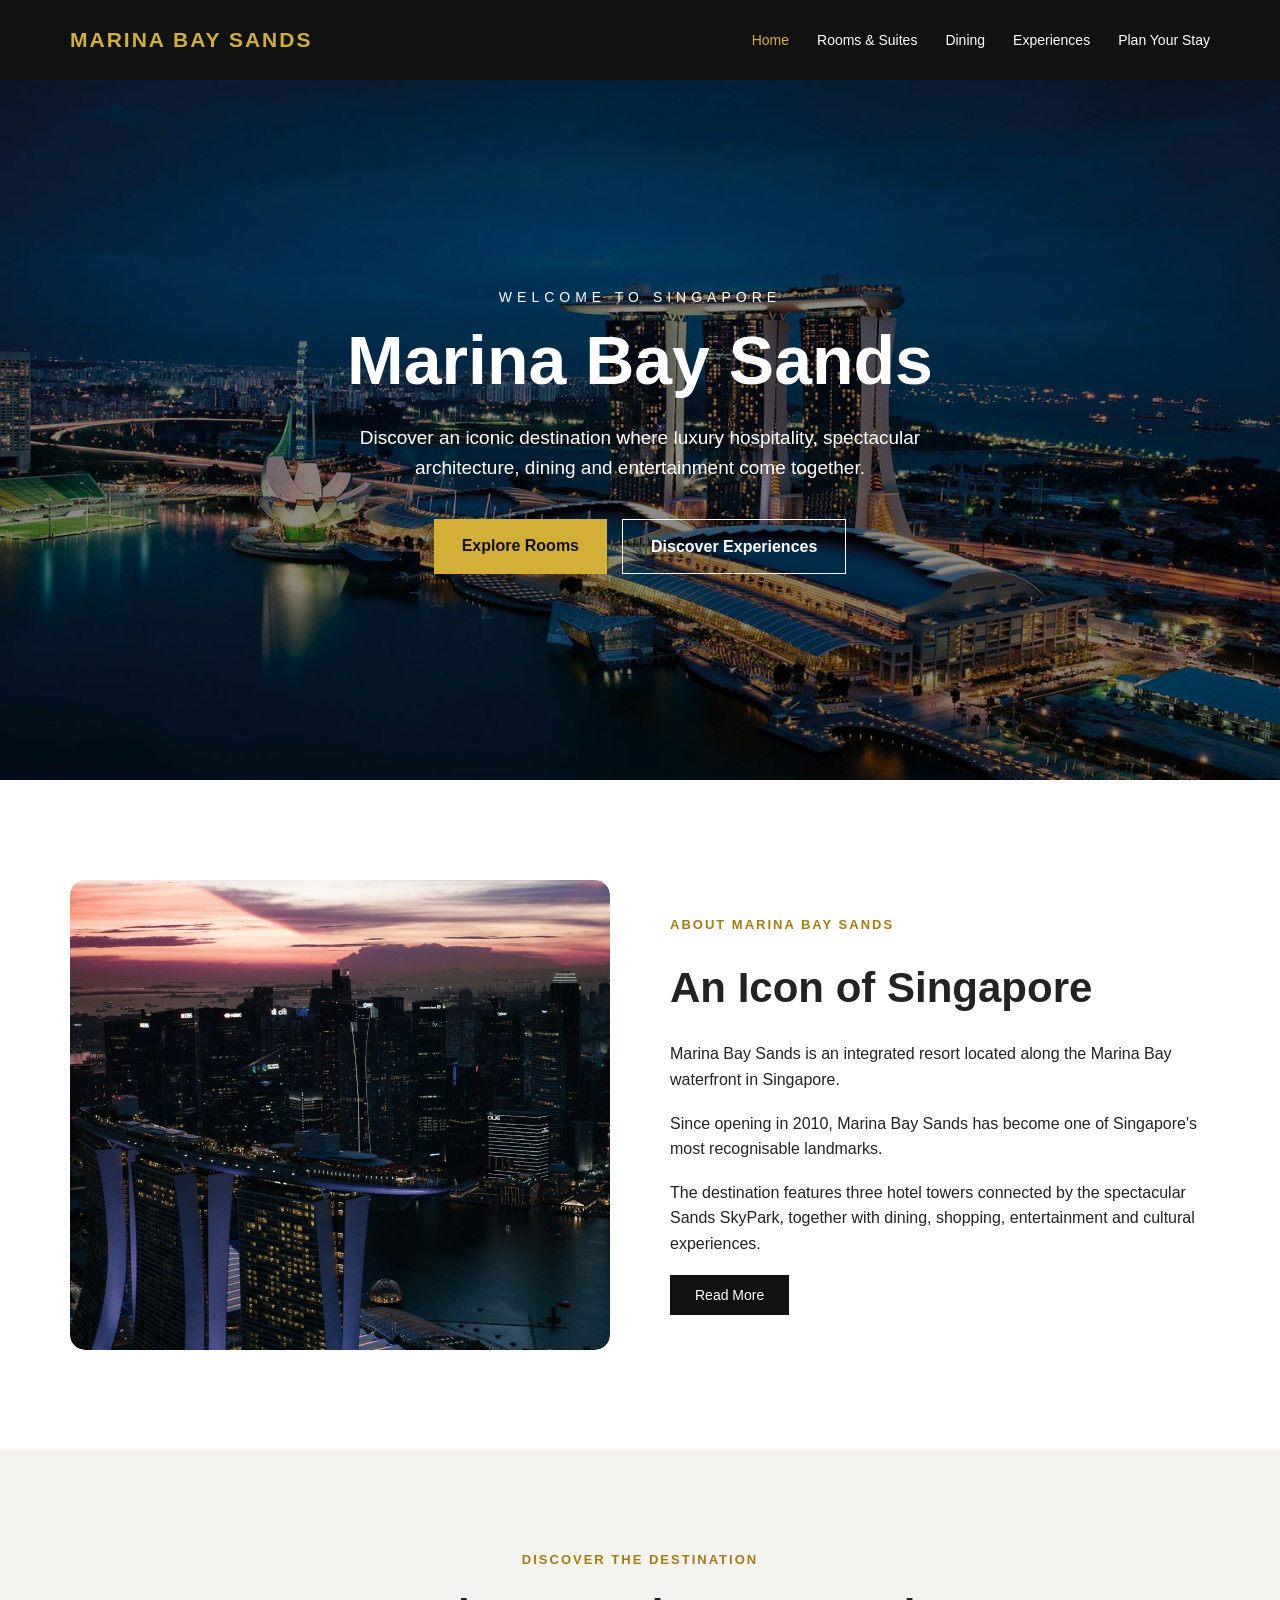
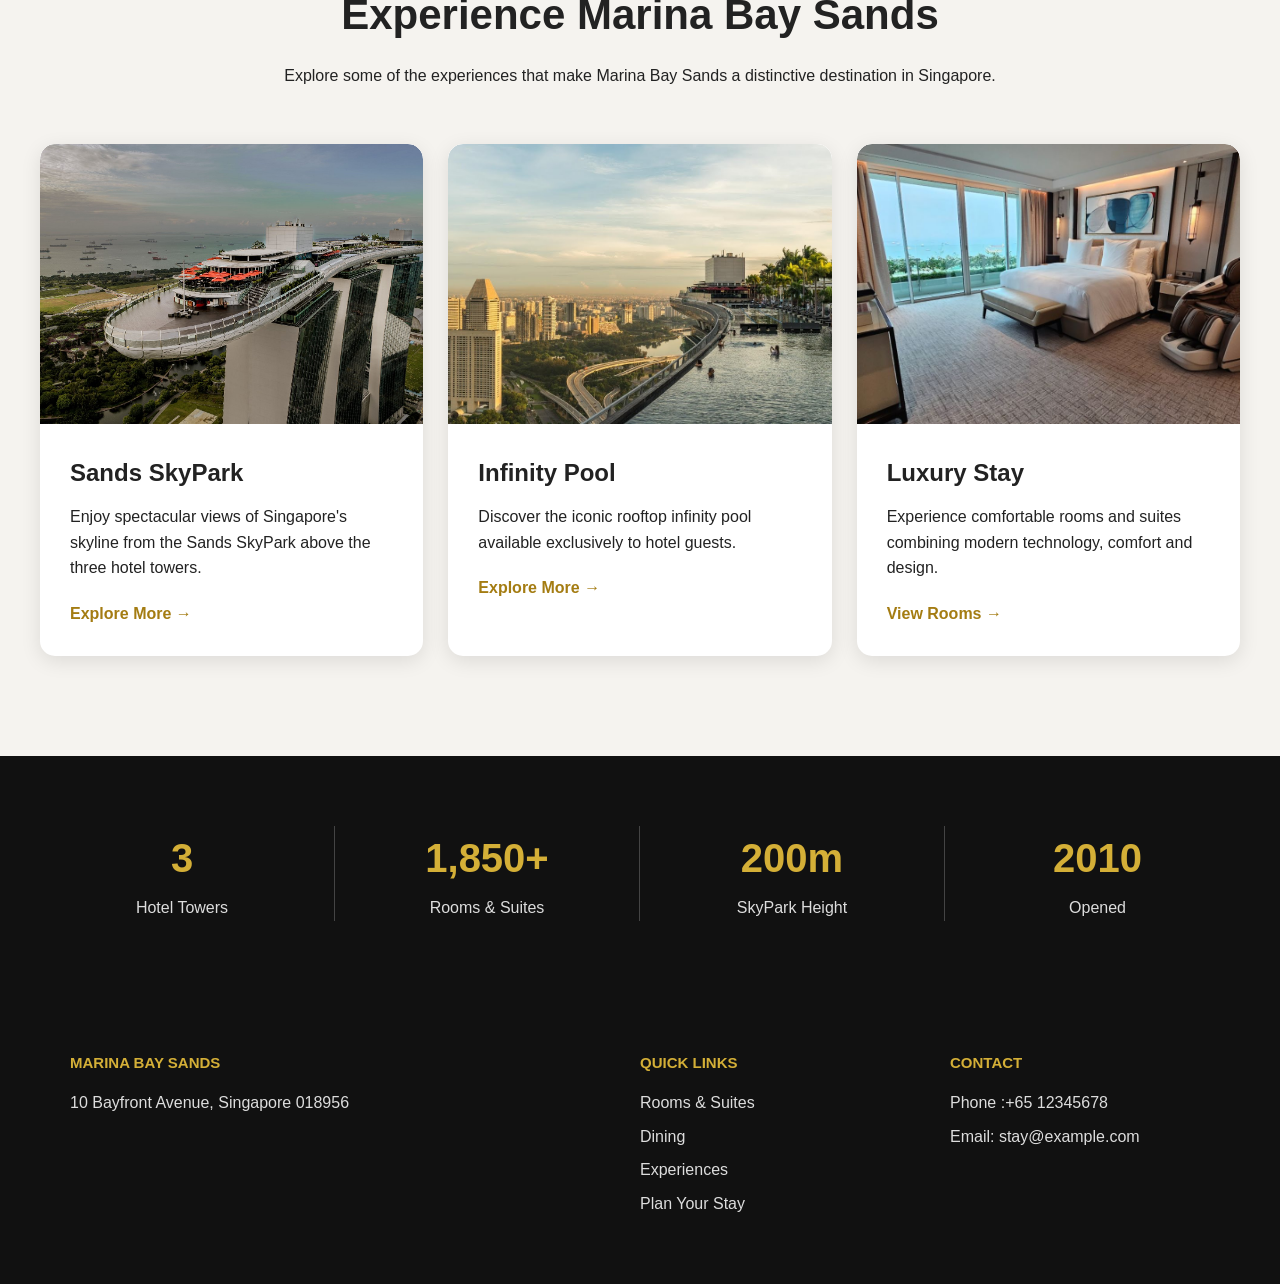
<file: index.html>
<!DOCTYPE html>
<html lang="en">

<head>
    <meta charset="UTF-8">
    <meta name="viewport" content="width=device-width, initial-scale=1.0">
    <title>Marina Bay Sands | Singapore</title>
    <link rel="stylesheet" href="style.css">
     
</head>

<body>

    <header class="header">
        <nav class="navbar">
            <a href="intex.html" class="logo">MARINA BAY SANDS</a>

            <ul class="nav-links">
                <li><a href="intex.html" class="active">Home</a></li>
                <li><a href="rooms.html">Rooms & Suites</a></li>
                <li><a href="dining.html">Dining</a></li>
                <li><a href="experiences.html">Experiences</a></li>
                <li><a href="stayplan.html">Plan Your Stay</a></li>
            </ul>
        </nav>


    </header>

    <main>

        <section class="hero">
            <div class="hero-content">
                <p class="hero-subtitle">WELCOME TO SINGAPORE</p>

                <h1>Marina Bay Sands</h1>

                <p class="hero-description">
                    Discover an iconic destination where luxury hospitality,
                    spectacular architecture, dining and entertainment come together.
                </p>

                <div class="hero-buttons">
                    <a href="rooms.html" class="btn gold-btn">Explore Rooms</a>
                    <a href="experiences.html" class="btn outline-btn">
                        Discover Experiences
                    </a>
                </div>
            </div>
        </section>


        <section class="about-section">


            <div style="overflow: hidden; border-radius: 15px;">
                <img src="view4.jpg" alt="Luxury room" style="width: 100%;
                height: 470px;
                object-fit: cover;
                border-radius: 15px;
                transition: transform 0.7s ease;" onmouseover="this.style.transform='scale(1.05)'"
                    onmouseout="this.style.transform='scale(1)'">
            </div>


            <div class="about-content">

                <p class="section-label">ABOUT MARINA BAY SANDS</p>

                <h2>An Icon of Singapore</h2>

                <p>
                    Marina Bay Sands is an integrated resort located along
                    the Marina Bay waterfront in Singapore.
                </p>

                <p>
                    Since opening in 2010, Marina Bay Sands has become one
                    of Singapore's most recognisable landmarks.
                </p>

                <p>
                    The destination features three hotel towers connected
                    by the spectacular Sands SkyPark, together with dining,
                    shopping, entertainment and cultural experiences.
                </p>

                <div id="extra-info">
                    <p>
                        The hotel offers approximately 1,850 rooms and suites
                        across its three towers.
                    </p>

                    <p>
                        Guests can also enjoy access to the famous SkyPark
                        Infinity Pool and other exclusive hotel experiences.
                    </p>
                </div>

                <button id="readMoreBtn" class="read-more-btn">
                    Read More
                </button>

            </div>

        </section>


        <section class="highlights-section">

            <div class="section-heading">
                <p class="section-label">DISCOVER THE DESTINATION</p>

                <h2>Experience Marina Bay Sands</h2>

                <p>
                    Explore some of the experiences that make Marina Bay Sands
                    a distinctive destination in Singapore.
                </p>
            </div>


            <div class="highlight-grid">

                <article class="highlight-card">

                    <div class="card-image">
                        <img src="skypark.jpg" alt="Sands SkyPark">
                    </div>

                    <div class="card-content">
                        <h3>Sands SkyPark</h3>

                        <p>
                            Enjoy spectacular views of Singapore's skyline
                            from the Sands SkyPark above the three hotel towers.
                        </p>

                        <a href="experiences.html">Explore More →</a>
                    </div>

                </article>


                <article class="highlight-card">

                    <div class="card-image">
                        <img src="swimmingpool.jpg" alt="Infinity Pool">
                    </div>

                    <div class="card-content">
                        <h3>Infinity Pool</h3>

                        <p>
                            Discover the iconic rooftop infinity pool
                            available exclusively to hotel guests.
                        </p>

                        <a href="experiences.html">Explore More →</a>
                    </div>

                </article>


                <article class="highlight-card">

                    <div class="card-image">
                        <img src="room3.jpg" alt="Luxury hotel room">
                    </div>

                    <div class="card-content">
                        <h3>Luxury Stay</h3>

                        <p>
                            Experience comfortable rooms and suites combining
                            modern technology, comfort and design.
                        </p>

                        <a href="rooms.html">View Rooms →</a>
                    </div>

                </article>

            </div>

        </section>


        <section class="stats-section">

            <div class="stat">
                <h2>3</h2>
                <p>Hotel Towers</p>
            </div>

            <div class="stat">
                <h2>1,850+</h2>
                <p>Rooms & Suites</p>
            </div>

            <div class="stat">
                <h2>200m</h2>
                <p>SkyPark Height</p>
            </div>

            <div class="stat">
                <h2>2010</h2>
                <p>Opened</p>
            </div>

        </section>

    </main>


    <footer class="footer">

        <div class="footer-container">

            <div class="footer-column">
                <h3>MARINA BAY SANDS</h3>
                <a href="https://maps.app.goo.gl/JU68rL5WRYFoYei26">10 Bayfront Avenue, Singapore 018956</a>
            </div>

            <div class="footer-column">
                <h3>QUICK LINKS</h3>
                <a href="rooms.html">Rooms & Suites</a>
                <a href="dining.html">Dining</a>
                <a href="experiences.html">Experiences</a>
                <a href="booking.html">Plan Your Stay</a>
            </div>

            <div class="footer-column">
                <h3>CONTACT</h3>
                <a href="tel:+6512345678">Phone :+65 12345678</a>
                <a href="mailto:stay@example.com">Email: stay@example.com </a>
            </div>

        </div>


    </footer>

    <script src="script.js"></script>

</body>

</html>
</file>
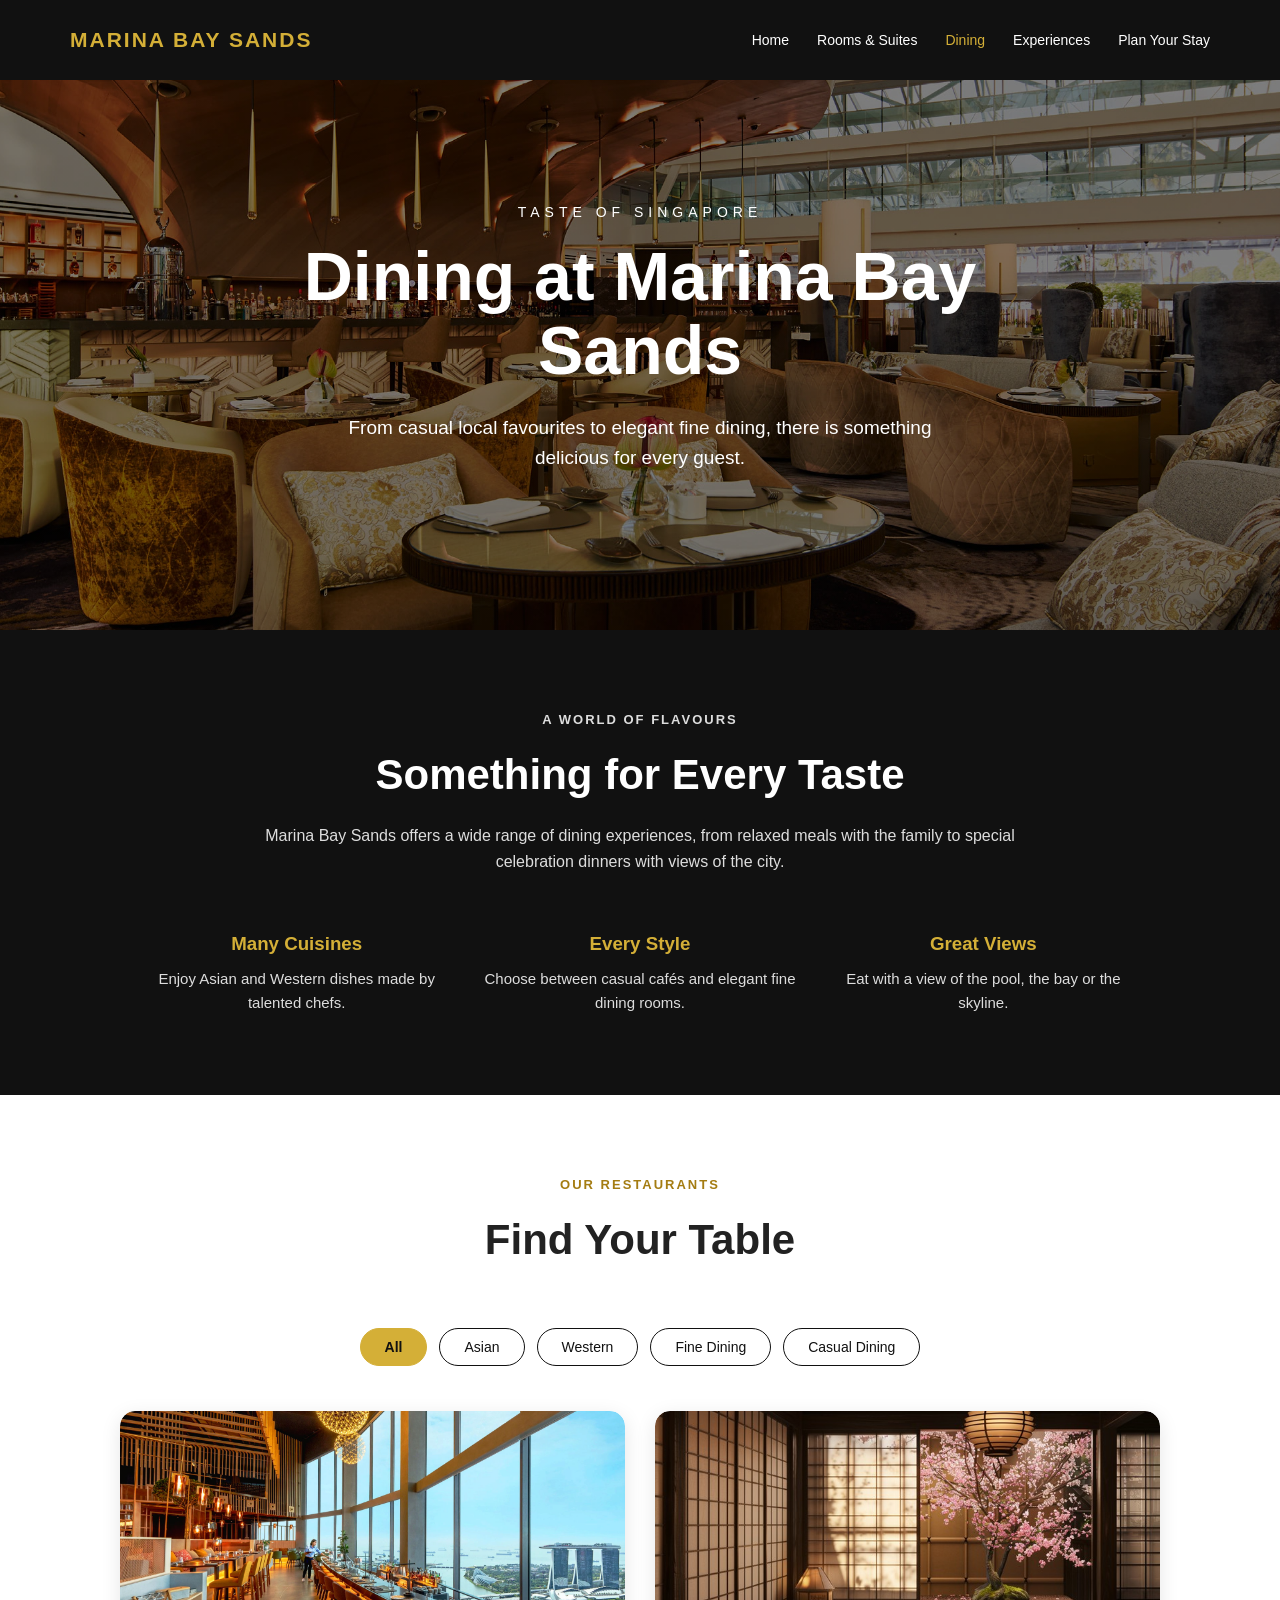
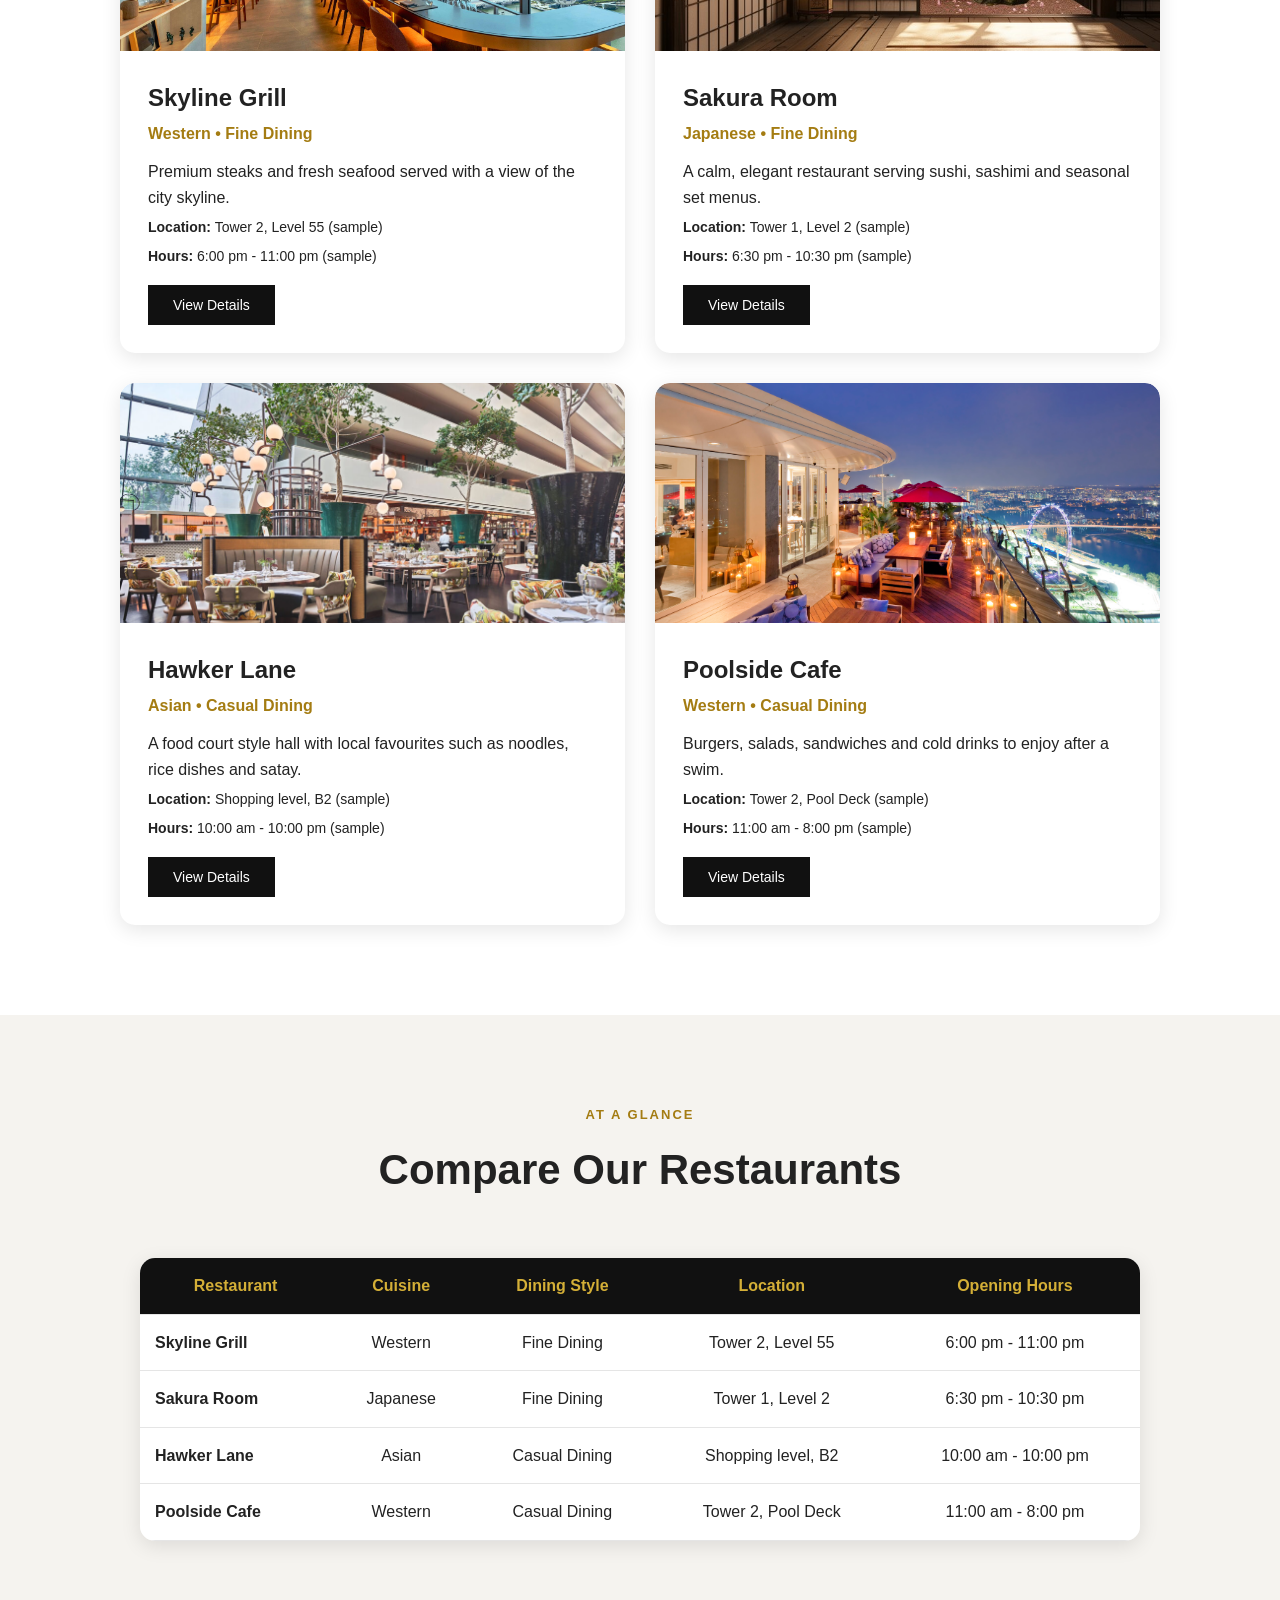
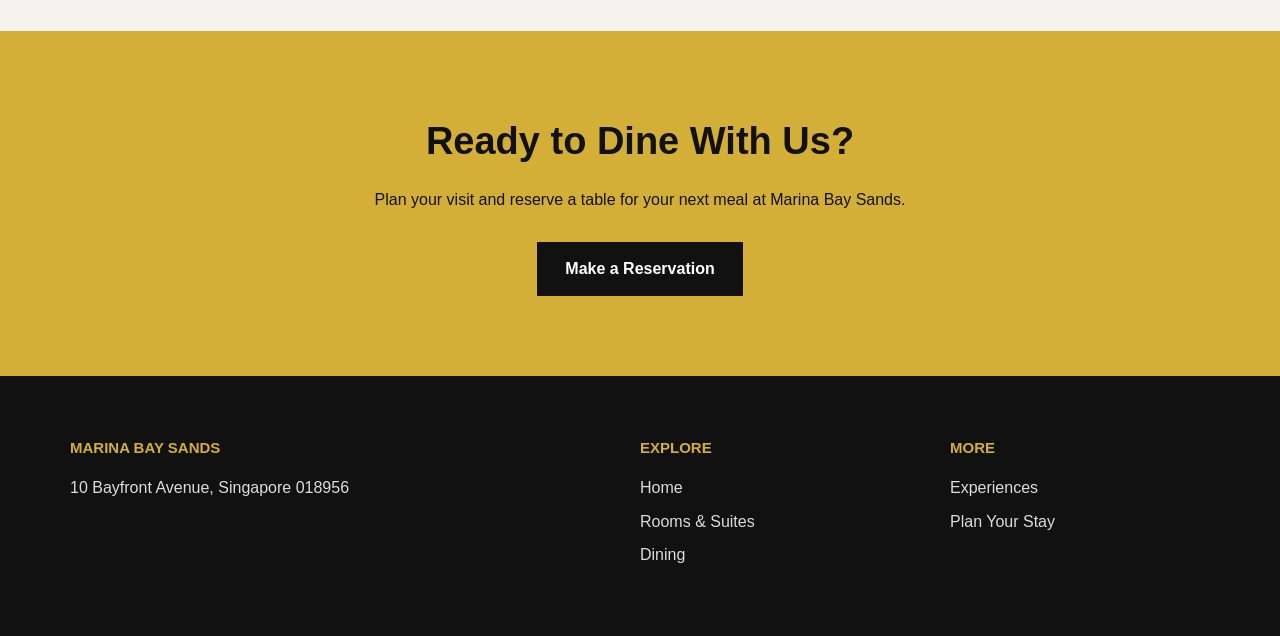
<file: dining.html>
<!DOCTYPE html>
<html lang="en">
<head>
    <meta charset="UTF-8">
    <meta name="viewport" content="width=device-width, initial-scale=1.0">
    <title>Dining | Marina Bay Sands </title>
    <link rel="stylesheet" href="style.css">
</head>
<body>

    <!-- NAVIGATION  -->
    <header class="header">
        <nav class="navbar">
            <div class="logo">MARINA BAY SANDS</div>
            <ul class="nav-links">
                <li><a href="index.html">Home</a></li>
                <li><a href="rooms.html">Rooms & Suites</a></li>
                <li><a href="dining.html" class="active">Dining</a></li>
                <li><a href="experiences.html">Experiences</a></li>
                <li><a href="stayplan.html">Plan Your Stay</a></li>
            </ul>
        </nav>
    </header>

    <!-- HERO -->
    <section class="hero dining-hero">
        <div class="hero-content">
            <p class="hero-subtitle">TASTE OF SINGAPORE</p>
            <h1>Dining at Marina Bay Sands</h1>
            <p class="hero-description">
                From casual local favourites to elegant fine dining, there is
                something delicious for every guest.
            </p>
        </div>
    </section>

    <!-- INTRODUCTION -->
    <section class="dining-intro">
        <div class="section-heading">
            <p class="section-label">A WORLD OF FLAVOURS</p>
            <h2>Something for Every Taste</h2>
            <p>
                Marina Bay Sands offers a wide range of dining experiences, from
                relaxed meals with the family to special celebration dinners with
                views of the city.
            </p>
        </div>

        <div class="intro-points">
            <div>
                <h3>Many Cuisines</h3>
                <p>Enjoy Asian and Western dishes made by talented chefs.</p>
            </div>
            <div>
                <h3>Every Style</h3>
                <p>Choose between casual cafés and elegant fine dining rooms.</p>
            </div>
            <div>
                <h3>Great Views</h3>
                <p>Eat with a view of the pool, the bay or the skyline.</p>
            </div>
        </div>
    </section>

    <!-- RESTAURANTS -->
    <section class="restaurants-section">
        <div class="section-heading">
            <p class="section-label">OUR RESTAURANTS</p>
            <h2>Find Your Table</h2>
        </div>

        <!-- filter buttons -->
        <div class="filter-bar">
            <button class="filter-btn active" data-filter="all">All</button>
            <button class="filter-btn" data-filter="asian">Asian</button>
            <button class="filter-btn" data-filter="western">Western</button>
            <button class="filter-btn" data-filter="fine">Fine Dining</button>
            <button class="filter-btn" data-filter="casual">Casual Dining</button>
        </div>

        <!-- restaurant cards -->
        <div class="restaurant-grid">

            <article class="restaurant-card" data-category="western fine">
                <div class="restaurant-image">
                    <img src="SkylineGrill.jpg" alt="Rooftop dining area with city views">
                </div>
                <div class="restaurant-info">
                    <h3>Skyline Grill</h3>
                    <p class="cuisine">Western &bull; Fine Dining</p>
                    <p>Premium steaks and fresh seafood served with a view of the city skyline.</p>
                    <p class="meta"><strong>Location:</strong> Tower 2, Level 55 (sample)</p>
                    <p class="meta"><strong>Hours:</strong> 6:00 pm - 11:00 pm (sample)</p>
                    <button class="read-more-btn details-btn btn-space">View Details</button>
                    <div class="dining-details">
                        A smart-casual restaurant, ideal for anniversaries and special
                        dinners. Reservations are recommended.
                    </div>
                </div>
            </article>

            <article class="restaurant-card" data-category="asian fine">
                <div class="restaurant-image">
                    <img src="SakuraRoom.jpg" alt="Elegant restaurant overlooking Marina Bay">
                </div>
                <div class="restaurant-info">
                    <h3>Sakura Room</h3>
                    <p class="cuisine">Japanese &bull; Fine Dining</p>
                    <p>A calm, elegant restaurant serving sushi, sashimi and seasonal set menus.</p>
                    <p class="meta"><strong>Location:</strong> Tower 1, Level 2 (sample)</p>
                    <p class="meta"><strong>Hours:</strong> 6:30 pm - 10:30 pm (sample)</p>
                    <button class="read-more-btn details-btn btn-space">View Details</button>
                    <div class="dining-details">
                        Guests can choose a multi-course tasting menu or order
                        individual dishes. Best for couples and small groups.
                    </div>
                </div>
            </article>

            <article class="restaurant-card" data-category="asian casual">
                <div class="restaurant-image">
                    <img src="HawkerLane .jpg" alt="Casual dining hall with local dishes">
                </div>
                <div class="restaurant-info">
                    <h3>Hawker Lane</h3>
                    <p class="cuisine">Asian &bull; Casual Dining</p>
                    <p>A food court style hall with local favourites such as noodles, rice dishes and satay.</p>
                    <p class="meta"><strong>Location:</strong> Shopping level, B2 (sample)</p>
                    <p class="meta"><strong>Hours:</strong> 10:00 am - 10:00 pm (sample)</p>
                    <button class="read-more-btn details-btn btn-space">View Details</button>
                    <div class="dining-details">
                        A relaxed place with many stalls to choose from. Great for
                        families and guests on a budget. No reservation needed.
                    </div>
                </div>
            </article>

            
            <article class="restaurant-card" data-category="western casual">
                <div class="restaurant-image">
                    <img src="poolsidecafe.jpg" alt="Poolside cafe area">
                </div>
                <div class="restaurant-info">
                    <h3>Poolside Cafe</h3>
                    <p class="cuisine">Western &bull; Casual Dining</p>
                    <p>Burgers, salads, sandwiches and cold drinks to enjoy after a swim.</p>
                    <p class="meta"><strong>Location:</strong> Tower 2, Pool Deck (sample)</p>
                    <p class="meta"><strong>Hours:</strong> 11:00 am - 8:00 pm (sample)</p>
                    <button class="read-more-btn details-btn btn-space">View Details</button>
                    <div class="dining-details">
                        A laid-back cafe with outdoor seating. Light meals and
                        snacks are served all day.
                    </div>
                </div>
            </article>

        </div>

    </section>

    <!-- COMPARISON TABLE -->
    <section class="compare-section">
        <div class="section-heading">
            <p class="section-label">AT A GLANCE</p>
            <h2>Compare Our Restaurants</h2>
        </div>

        <div class="table-wrap">
            <table>
                <thead>
                    <tr>
                        <th>Restaurant</th>
                        <th>Cuisine</th>
                        <th>Dining Style</th>
                        <th>Location</th>
                        <th>Opening Hours</th>
                    </tr>
                </thead>
                <tbody>
                    <tr>
                        <td>Skyline Grill</td>
                        <td>Western</td>
                        <td>Fine Dining</td>
                        <td>Tower 2, Level 55</td>
                        <td>6:00 pm - 11:00 pm</td>
                    </tr>
                    <tr>
                        <td>Sakura Room</td>
                        <td>Japanese</td>
                        <td>Fine Dining</td>
                        <td>Tower 1, Level 2</td>
                        <td>6:30 pm - 10:30 pm</td>
                    </tr>
                    <tr>
                        <td>Hawker Lane</td>
                        <td>Asian</td>
                        <td>Casual Dining</td>
                        <td>Shopping level, B2</td>
                        <td>10:00 am - 10:00 pm</td>
                    </tr>
                    <tr>
                        <td>Poolside Cafe</td>
                        <td>Western</td>
                        <td>Casual Dining</td>
                        <td>Tower 2, Pool Deck</td>
                        <td>11:00 am - 8:00 pm</td>
                    </tr>
                </tbody>
            </table>
        </div>
    </section>

    <!-- RESERVATION / CTA -->
    <section class="cta-section">
        <h2>Ready to Dine With Us?</h2>
        <p>
            Plan your visit and reserve a table for your next meal at
            Marina Bay Sands.
        </p>
        <a href="stayplan.html" class="btn dark-btn">Make a Reservation</a>
    </section>

    <!-- FOOTER  -->
    <footer class="footer">
        <div class="footer-container">
            <div class="footer-column">
                <h3>MARINA BAY SANDS</h3>
               <a href="https://maps.app.goo.gl/JU68rL5WRYFoYei26">10 Bayfront Avenue, Singapore 018956</a>
            </div>
            <div class="footer-column">
                <h3>EXPLORE</h3>
                <a href="index.html">Home</a>
                <a href="rooms.html">Rooms & Suites</a>
                <a href="dining.html">Dining</a>
            </div>
            <div class="footer-column">
                <h3>MORE</h3>
                <a href="experiences.html">Experiences</a>
                <a href="stayplan.html">Plan Your Stay</a>
            </div>
        </div>
    </footer>

    <script src="script.js"></script>
</body>
</html>
</file>
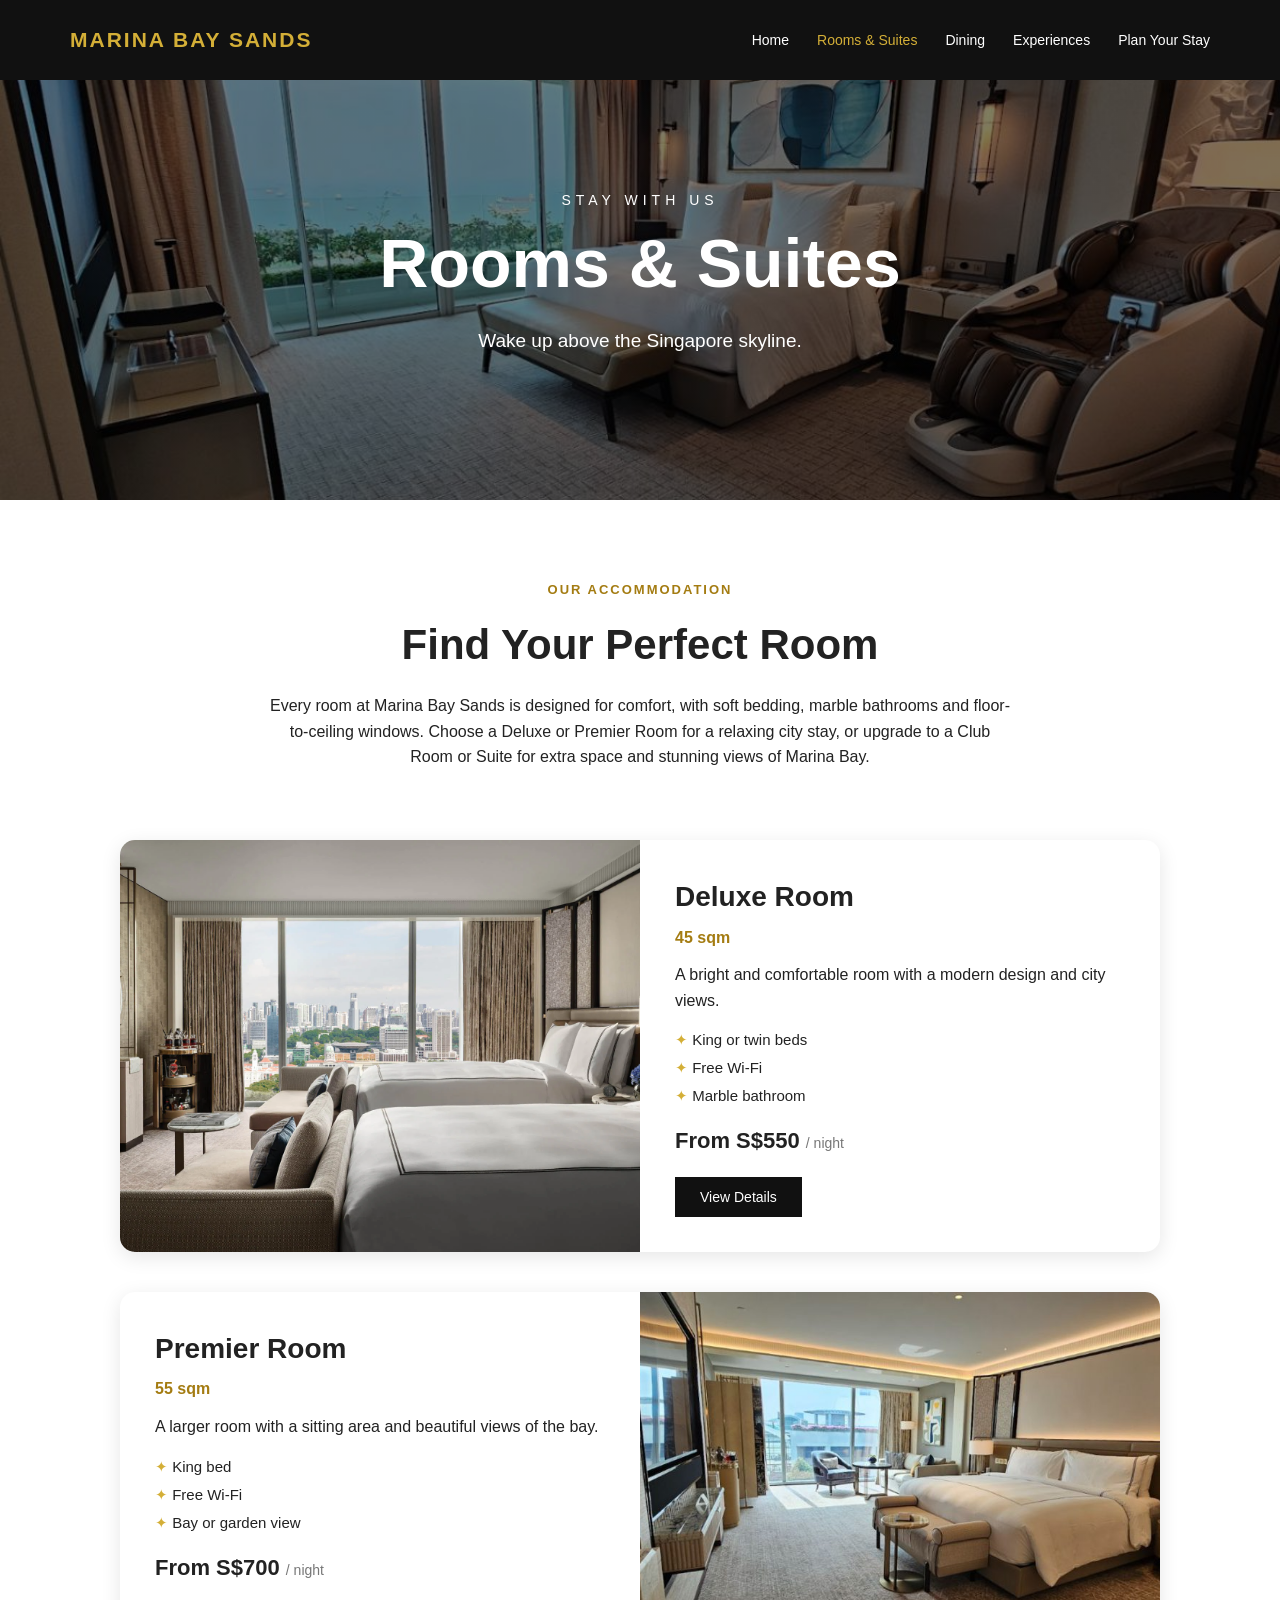
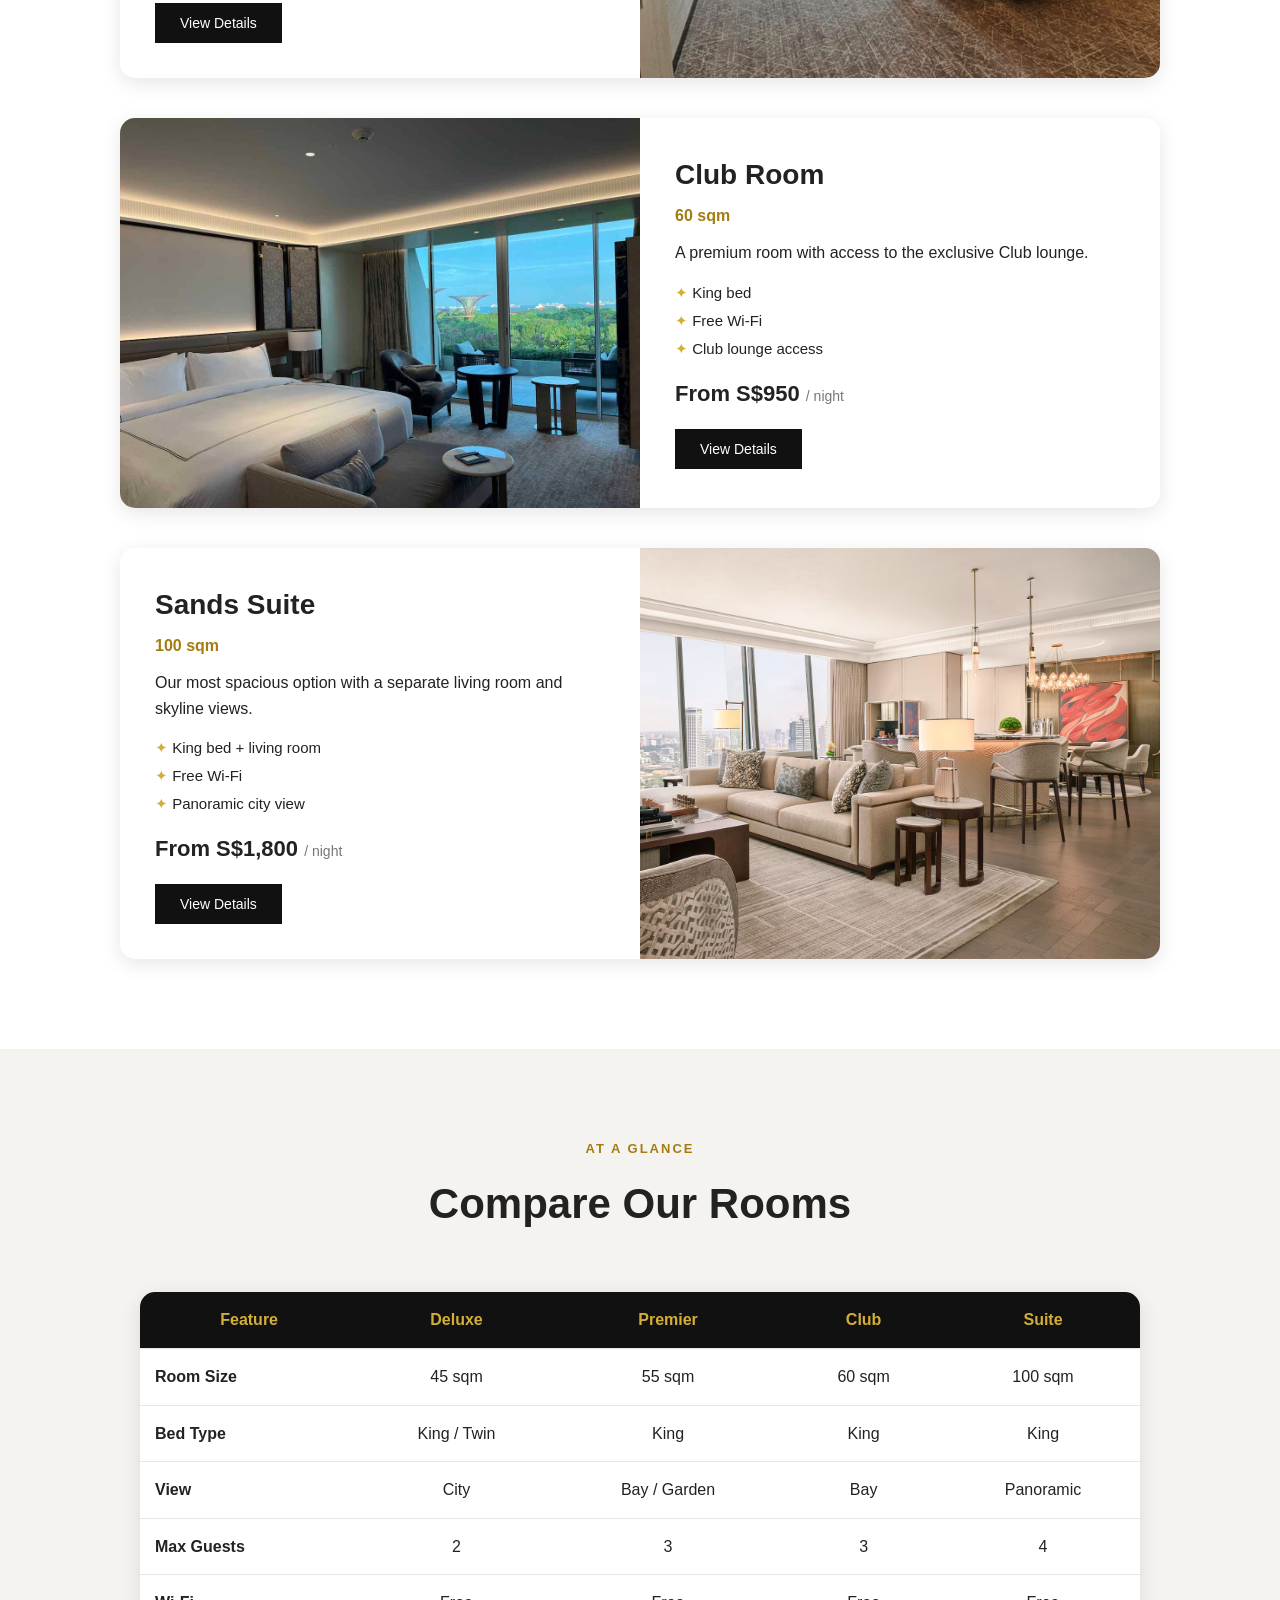
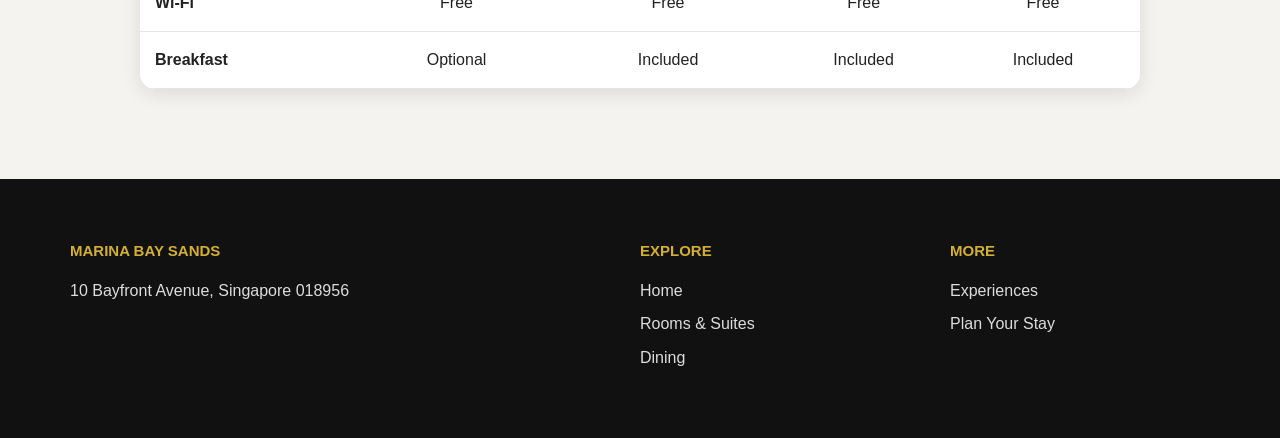
<file: rooms.html>
<!DOCTYPE html>
<html lang="en">
<head>
    <meta charset="UTF-8">
    <meta name="viewport" content="width=device-width, initial-scale=1.0">
    <title>Rooms & Suites | Marina Bay Sands (Student Project)</title>
    <link rel="stylesheet" href="style.css">
</head>
<body>

    <!-- NAVIGATION (copy yours from Intex.html if different) -->
    <header class="header">
        <nav class="navbar">
            <div class="logo">MARINA BAY SANDS</div>
            <ul class="nav-links">
                <li><a href="index.html">Home</a></li>
                <li><a href="rooms.html" class="active">Rooms & Suites</a></li>
                <li><a href="dining.html">Dining</a></li>
                <li><a href="experiences.html">Experiences</a></li>
                <li><a href="stayplan.html">Plan Your Stay</a></li>
            </ul>
        </nav>
    </header>

    <!-- HERO -->
    <section class="hero rooms-hero">
        <div class="hero-content">
            <p class="hero-subtitle">STAY WITH US</p>
            <h1>Rooms & Suites</h1>
            <p class="hero-description">Wake up above the Singapore skyline.</p>
        </div>
    </section>

    <!-- introduction -->
    <section class="intro-section">
        <div class="section-heading">
            <p class="section-label">OUR ACCOMMODATION</p>
            <h2>Find Your Perfect Room</h2>
        </div>
        <p>
            Every room at Marina Bay Sands is designed for comfort, with soft bedding,
            marble bathrooms and floor-to-ceiling windows. Choose a Deluxe or Premier
            Room for a relaxing city stay, or upgrade to a Club Room or Suite for extra
            space and stunning views of Marina Bay.
        </p>
    </section>

    <!-- room listing -->
    <section class="rooms-section">

        <div class="room-card">
            <div class="room-image">
                <img src="delexroom.webp" alt="Deluxe Room">
            </div>
            <div class="room-info">
                <h3>Deluxe Room</h3>
                <p class="room-size">45 sqm</p>
                <p>A bright and comfortable room with a modern design and city views.</p>
                <ul class="amenities">
                    <li>King or twin beds</li>
                    <li>Free Wi-Fi</li>
                    <li>Marble bathroom</li>
                </ul>
                <p class="room-price">From S$550 <span>/ night</span></p>
                <button class="read-more-btn details-btn">View Details</button>
                <div class="room-details">
                    Includes a work desk, minibar and coffee machine. Perfect for
                    solo travellers and couples.
                </div>
            </div>
        </div>

        <div class="room-card">
            <div class="room-image">
                <img src="premiumroom.jpg" alt="Premier Room">
            </div>
            <div class="room-info">
                <h3>Premier Room</h3>
                <p class="room-size">55 sqm</p>
                <p>A larger room with a sitting area and beautiful views of the bay.</p>
                <ul class="amenities">
                    <li>King bed</li>
                    <li>Free Wi-Fi</li>
                    <li>Bay or garden view</li>
                </ul>
                <p class="room-price">From S$700 <span>/ night</span></p>
                <button class="read-more-btn details-btn">View Details</button>
                <div class="room-details">
                    Comes with a sofa, large TV and a bathtub with a view.
                    Breakfast is included for two guests.
                </div>
            </div>
        </div>

        <div class="room-card">
            <div class="room-image">
                <img src="clubroom.jpg" alt="Club Room">
            </div>
            <div class="room-info">
                <h3>Club Room</h3>
                <p class="room-size">60 sqm</p>
                <p>A premium room with access to the exclusive Club lounge.</p>
                <ul class="amenities">
                    <li>King bed</li>
                    <li>Free Wi-Fi</li>
                    <li>Club lounge access</li>
                </ul>
                <p class="room-price">From S$950 <span>/ night</span></p>
                <button class="read-more-btn details-btn">View Details</button>
                <div class="room-details">
                    Enjoy afternoon tea and evening drinks at the Club lounge,
                    plus priority check-in and check-out.
                </div>
            </div>
        </div>

        <div class="room-card">
            <div class="room-image">
                <img src="standsuitroom.avif" alt="Sands Suite">
            </div>
            <div class="room-info">
                <h3>Sands Suite</h3>
                <p class="room-size">100 sqm</p>
                <p>Our most spacious option with a separate living room and skyline views.</p>
                <ul class="amenities">
                    <li>King bed + living room</li>
                    <li>Free Wi-Fi</li>
                    <li>Panoramic city view</li>
                </ul>
                <p class="room-price">From S$1,800 <span>/ night</span></p>
                <button class="read-more-btn details-btn">View Details</button>
                <div class="room-details">
                    Features a dining area, two bathrooms and personal butler
                    service. Great for families or special occasions.
                </div>
            </div>
        </div>

    </section>

    <!-- COMPARISON TABLE -->
    <section class="compare-section">
        <div class="section-heading">
            <p class="section-label">AT A GLANCE</p>
            <h2>Compare Our Rooms</h2>
        </div>

        <div class="table-wrap">
            <table>
                <thead>
                    <tr>
                        <th>Feature</th>
                        <th>Deluxe</th>
                        <th>Premier</th>
                        <th>Club</th>
                        <th>Suite</th>
                    </tr>
                </thead>
                <tbody>
                    <tr><td>Room Size</td><td>45 sqm</td><td>55 sqm</td><td>60 sqm</td><td>100 sqm</td></tr>
                    <tr><td>Bed Type</td><td>King / Twin</td><td>King</td><td>King</td><td>King</td></tr>
                    <tr><td>View</td><td>City</td><td>Bay / Garden</td><td>Bay</td><td>Panoramic</td></tr>
                    <tr><td>Max Guests</td><td>2</td><td>3</td><td>3</td><td>4</td></tr>
                    <tr><td>Wi-Fi</td><td>Free</td><td>Free</td><td>Free</td><td>Free</td></tr>
                    <tr><td>Breakfast</td><td>Optional</td><td>Included</td><td>Included</td><td>Included</td></tr>
                </tbody>
            </table>
        </div>
    </section>

    <!-- FOOTER  -->
    <footer class="footer">
        <div class="footer-container">
            <div class="footer-column">
                <h3>MARINA BAY SANDS</h3>
                <a href="https://maps.app.goo.gl/JU68rL5WRYFoYei26">10 Bayfront Avenue, Singapore 018956</a>
            </div>
            <div class="footer-column">
                <h3>EXPLORE</h3>
                <a href="index.html">Home</a>
                <a href="rooms.html">Rooms & Suites</a>
                <a href="dining.html">Dining</a>
            </div>
            <div class="footer-column">
                <h3>MORE</h3>
                <a href="experiences.html">Experiences</a>
                <a href="stayplan.html">Plan Your Stay</a>
            </div>
        </div>
        
    </footer>

    <script src="script.js"></script>
</body>
</html>
</file>
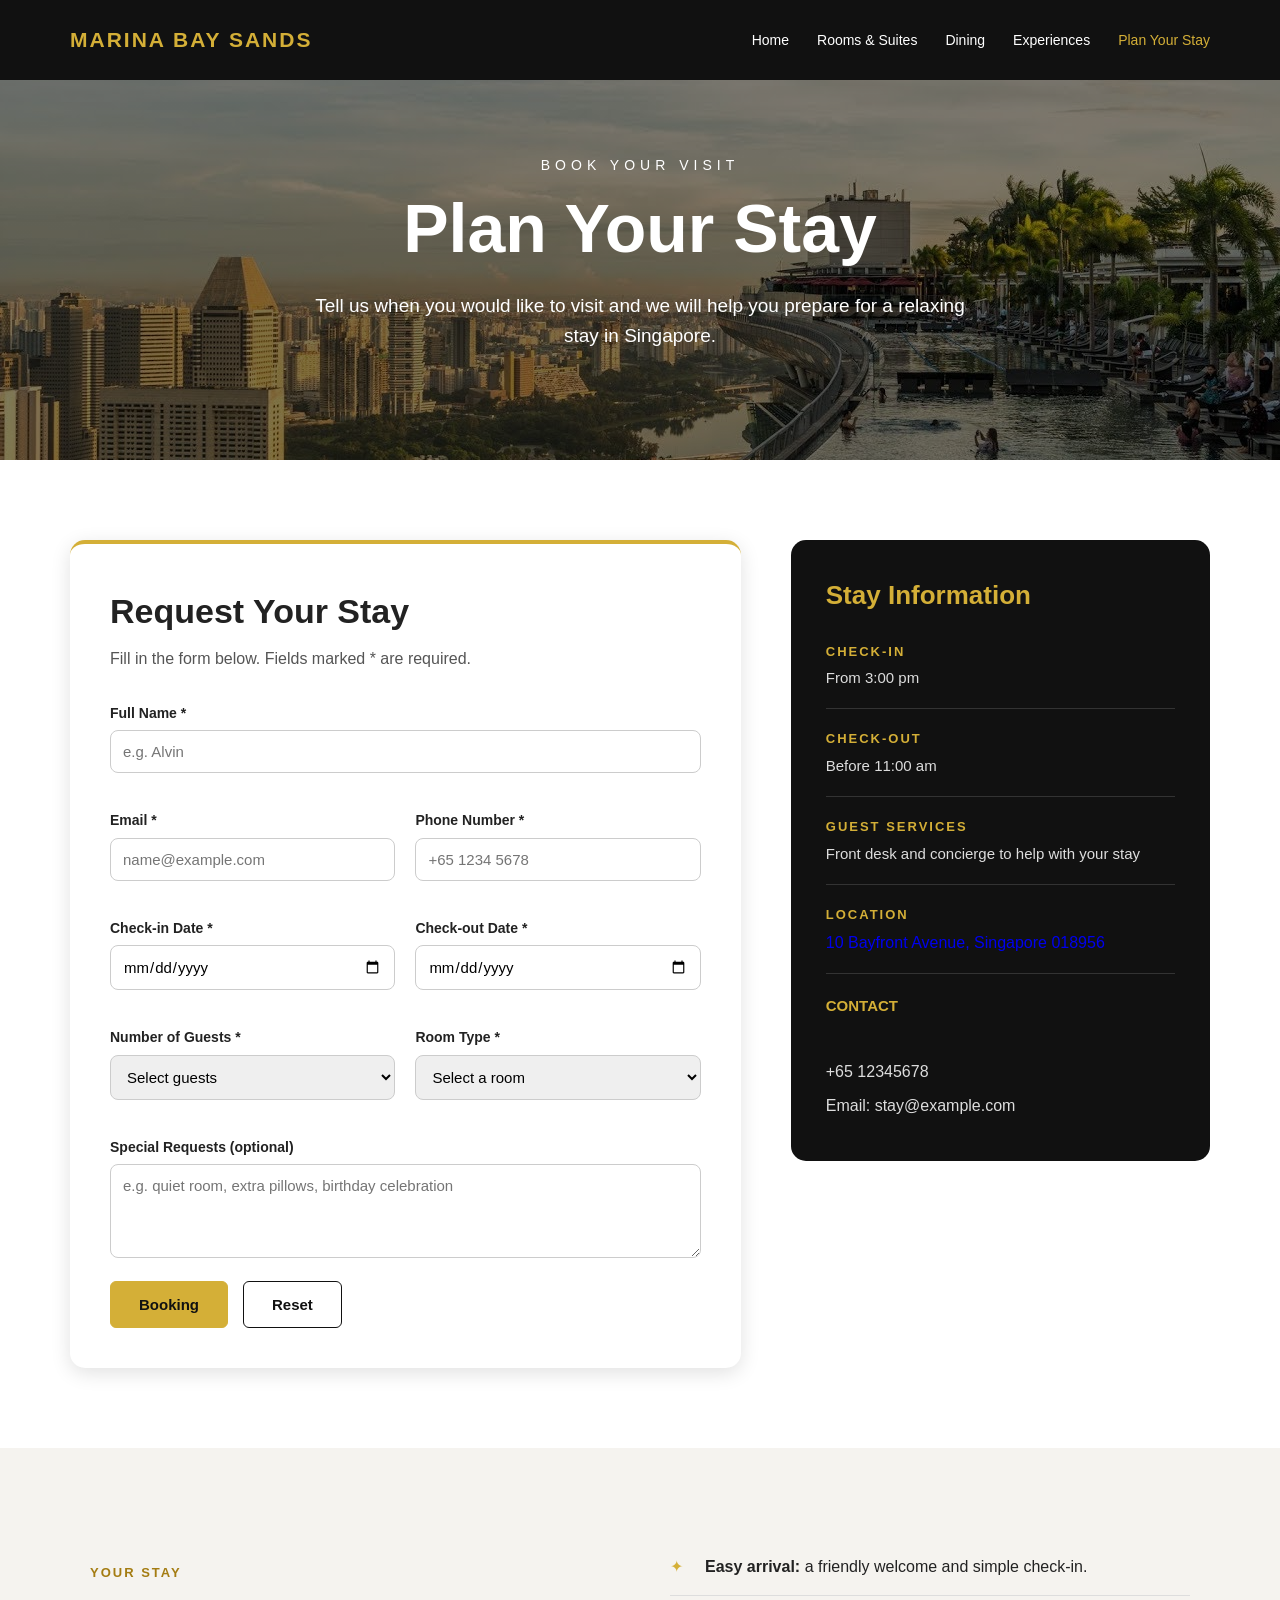
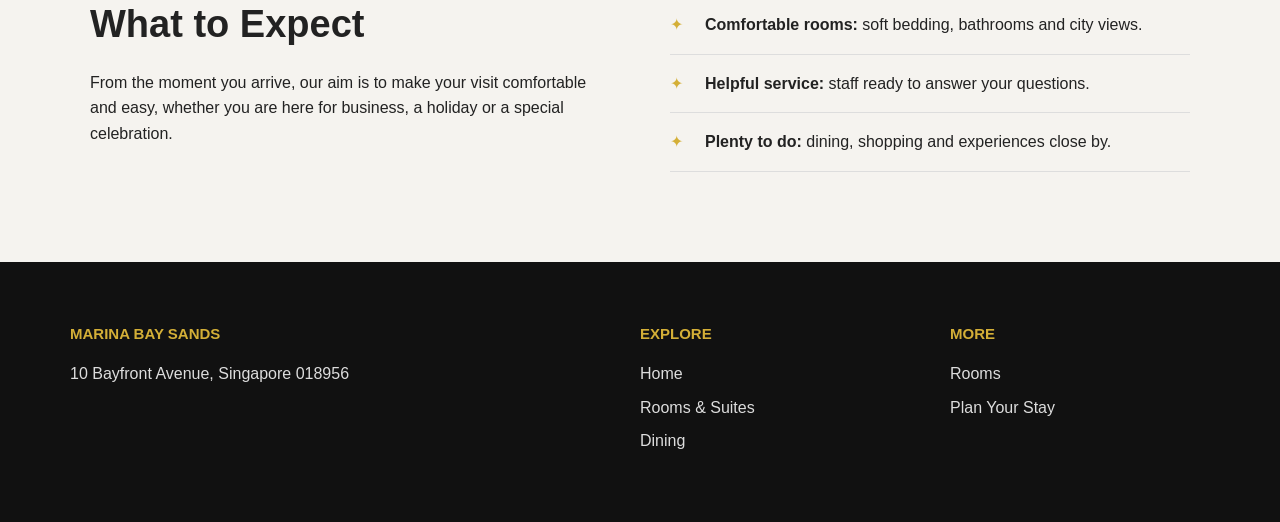
<file: stayplan.html>
<!DOCTYPE html>
<html lang="en">

<head>
    <meta charset="UTF-8">
    <meta name="viewport" content="width=device-width, initial-scale=1.0">
    <title>Plan Your Stay | Marina Bay Sands (Student Project)</title>
    <link rel="stylesheet" href="style.css">

</head>

<body>

    <!-- NAVIGATION -->
    <header class="header">
        <nav class="navbar">
            <div class="logo">MARINA BAY SANDS</div>
            <ul class="nav-links">
                <li><a href="index.html">Home</a></li>
                <li><a href="rooms.html">Rooms & Suites</a></li>
                <li><a href="dining.html">Dining</a></li>
                <li><a href="experiences.html">Experiences</a></li>
                <li><a href="stayplan.html" class="active">Plan Your Stay</a></li>
            </ul>
        </nav>
    </header>

    <!-- HERO -->
    <section class="hero booking-hero">
        <div class="hero-content">
            <p class="hero-subtitle">BOOK YOUR VISIT</p>
            <h1>Plan Your Stay</h1>
            <p class="hero-description">
                Tell us when you would like to visit and we will help you
                prepare for a relaxing stay in Singapore.
            </p>
        </div>
    </section>

    <!-- BOOKING FORM + STAY INFORMATION -->
    <section class="booking-section">

        <article class="booking-form-box">
            <h2>Request Your Stay</h2>
            <p class="form-intro">Fill in the form below. Fields marked * are required.</p>

            <form id="bookingForm" novalidate>

                <div class="form-group">
                    <label for="fullname">Full Name *</label>
                    <input type="text" id="fullname" name="fullname" placeholder="e.g. Alvin" required>
                    <p class="error" id="fullnameError"></p>
                </div>

                <div class="form-row">
                    <div class="form-group">
                        <label for="email">Email *</label>
                        <input type="email" id="email" name="email" placeholder="name@example.com" required>
                        <p class="error" id="emailError"></p>
                    </div>
                    <div class="form-group">
                        <label for="phone">Phone Number *</label>
                        <input type="tel" id="phone" name="phone" placeholder="+65 1234 5678" required>
                        <p class="error" id="phoneError"></p>
                    </div>
                </div>

                <div class="form-row">
                    <div class="form-group">
                        <label for="checkin">Check-in Date *</label>
                        <input type="date" id="checkin" name="checkin" required>
                        <p class="error" id="checkinError"></p>
                    </div>
                    <div class="form-group">
                        <label for="checkout">Check-out Date *</label>
                        <input type="date" id="checkout" name="checkout" required>
                        <p class="error" id="checkoutError"></p>
                    </div>
                </div>

                <div class="form-row">
                    <div class="form-group">
                        <label for="guests">Number of Guests *</label>
                        <select id="guests" name="guests" required>
                            <option value="">Select guests</option>
                            <option value="1">1 Guest</option>
                            <option value="2">2 Guests</option>
                            <option value="3">3 Guests</option>
                            <option value="4">4 Guests</option>
                        </select>
                        <p class="error" id="guestsError"></p>
                    </div>
                    <div class="form-group">
                        <label for="roomtype">Room Type *</label>
                        <select id="roomtype" name="roomtype" required>
                            <option value="">Select a room</option>
                            <option value="deluxe">Deluxe Room</option>
                            <option value="premier">Premier Room</option>
                            <option value="club">Club Room</option>
                            <option value="suite">Sands Suite</option>
                        </select>
                        <p class="error" id="roomtypeError"></p>
                    </div>
                </div>

                <div class="form-group">
                    <label for="requests">Special Requests (optional)</label>
                    <textarea id="requests" name="requests" rows="4"
                        placeholder="e.g. quiet room, extra pillows, birthday celebration"></textarea>
                </div>




                <div class="form-buttons">
                    <button type="submit" class="submit-btn">Booking</button>
                    <button type="reset" class="reset-btn">Reset</button>
                </div>

                <p class="success-message" id="successMessage" role="status"></p>
            </form>

        </article>

        <aside class="stay-info">
            <h2>Stay Information</h2>

            <div class="info-item">
                <h3>CHECK-IN</h3>
                <p>From 3:00 pm</p>
            </div>
            <div class="info-item">
                <h3>CHECK-OUT</h3>
                <p>Before 11:00 am</p>
            </div>
            <div class="info-item">
                <h3>GUEST SERVICES</h3>
                <p>Front desk and concierge to help with your stay</p>
            </div>
            <div class="info-item">
                <h3>LOCATION</h3>
                <a href="https://maps.app.goo.gl/JU68rL5WRYFoYei26">10 Bayfront Avenue, Singapore 018956</a>

            </div>
            <div class="footer-column">
                <h3>CONTACT</h3>
                <br>
                <a href="tel:+6512345678">+65 12345678</a>

                <a href="mailto:stay@example.com">Email: stay@example.com </a>
            </div>


        </aside>

    </section>

    <!-- WHAT TO EXPECT -->
    <section class="stay-expect">
        <div class="expect-container">
            <div class="expect-text">
                <p class="section-label">YOUR STAY</p>
                <h2>What to Expect</h2>
                <p>
                    From the moment you arrive, our aim is to make your visit
                    comfortable and easy, whether you are here for business,
                    a holiday or a special celebration.
                </p>
            </div>

            <ul class="expect-list">
                <li><strong>Easy arrival:</strong> a friendly welcome and simple check-in.</li>
                <li><strong>Comfortable rooms:</strong> soft bedding, bathrooms and city views.</li>
                <li><strong>Helpful service:</strong> staff ready to answer your questions.</li>
                <li><strong>Plenty to do:</strong> dining, shopping and experiences close by.</li>
            </ul>
        </div>
    </section>

    <!-- FOOTER -->
    <footer class="footer">
        <div class="footer-container">
            <div class="footer-column">
                <h3>MARINA BAY SANDS</h3>
                <a href="https://maps.app.goo.gl/JU68rL5WRYFoYei26">10 Bayfront Avenue, Singapore 018956</a>

            </div>
            <div class="footer-column">
                <h3>EXPLORE</h3>
                <a href="index.html">Home</a>
                <a href="rooms.html">Rooms & Suites</a>
                <a href="dining.html">Dining</a>
            </div>
            <div class="footer-column">
                <h3>MORE</h3>
                <a href="rooms.html">Rooms</a>
                <a href="stayplan.html">Plan Your Stay</a>
            </div>
        </div>

    </footer>

    <script src="script.js"></script>
</body>

</html>
</file>
<file: style.css>
/*   RESET & GENERAL. */
* {
    margin: 0;
    padding: 0;
    box-sizing: border-box;
}

html {
    scroll-behavior: smooth;
}

body {
    font-family: Arial, Helvetica, sans-serif;
    background-color: #ffffff;
    color: #222222;
    line-height: 1.6;
}

img {
    width: 100%;
    display: block;
}

a {
    text-decoration: none;
}


/*    ANIMATIONS   */
@keyframes fadeUp {
    from {
        opacity: 0;
        transform: translateY(35px);
    }

    to {
        opacity: 1;
        transform: translateY(0);
    }
}

@keyframes fadeIn {
    from {
        opacity: 0;
    }

    to {
        opacity: 1;
    }
}


/*  header  */
.header {
    width: 100%;
    background-color: #111111;
}

.navbar {
    max-width: 1200px;
    min-height: 80px;
    margin: auto;
    padding: 0 30px;
    display: flex;
    justify-content: space-between;
    align-items: center;
}

.logo {
    color: #d4af37;
    font-size: 21px;
    font-weight: bold;
    letter-spacing: 2px;
    transition: 0.3s;
}

.logo:hover {
    color: #ffffff;
}

.nav-links {
    display: flex;
    gap: 28px;
    list-style: none;
}

.nav-links a {
    color: #ffffff;
    font-size: 14px;
    transition: color 0.3s ease;
}

.nav-links a:hover,
.nav-links a.active {
    color: #d4af37;
}


/* HERO SECTION */
.hero {
    min-height: 700px;
    background-image:
        linear-gradient(rgba(0, 0, 0, 0.45),
            rgba(0, 0, 0, 0.45)),
        url("view.jpg");
    background-size: cover;
    background-position: center;
    display: flex;
    justify-content: center;
    align-items: center;
    text-align: center;
}

.rooms-hero {
    min-height: 420px;
    background-image:
        linear-gradient(rgba(0, 0, 0, 0.5), rgba(0, 0, 0, 0.5)),
        url("room3.jpg");
    /* Rooms page image */
}

.dining-hero {
    min-height: 550px;
    background-image:
        linear-gradient(rgba(0, 0, 0, 0.5), rgba(0, 0, 0, 0.5)),
        url("view4.jpg");
}

.hero-content {
    max-width: 850px;
    padding: 40px;
    color: #ffffff;
    animation: fadeUp 1.2s ease;
}

.hero-subtitle {
    font-size: 14px;
    letter-spacing: 5px;
    margin-bottom: 15px;
}

.hero h1 {
    font-size: 68px;
    line-height: 1.1;
    margin-bottom: 25px;
}

.hero-description {
    max-width: 650px;
    margin: 0 auto 35px;
    font-size: 19px;
}

.hero-buttons {
    display: flex;
    justify-content: center;
    gap: 15px;
}


/* BUTTONS  */
.btn {
    display: inline-block;
    padding: 14px 28px;
    font-weight: bold;
    transition: all 0.3s ease;
}

.gold-btn {
    background-color: #d4af37;
    color: #111111;
}

.gold-btn:hover {
    background-color: #ffffff;
    transform: translateY(-3px);
}

.outline-btn {
    border: 1px solid #ffffff;
    color: #ffffff;
}

.outline-btn:hover {
    background-color: #ffffff;
    color: #111111;
    transform: translateY(-3px);
}


/* ABOUT SECTION */
.about-section {
    max-width: 1200px;
    margin: auto;
    padding: 100px 30px;
    display: grid;
    grid-template-columns: 1fr 1fr;
    gap: 60px;
    align-items: center;
    animation: fadeUp 1s ease;
}

/*  ABOUT TEXT */
.section-label {
    color: #a47c12;
    font-size: 13px;
    font-weight: bold;
    letter-spacing: 2px;
    margin-bottom: 10px;
}

.about-content h2 {
    font-size: 42px;
    margin-bottom: 20px;
}

.about-content p {
    margin-bottom: 18px;
}


/* read more  */
#extra-info {
    display: none;
}

.read-more-btn {
    background-color: #111111;
    color: #ffffff;
    border: none;
    padding: 12px 25px;
    cursor: pointer;
    font-size: 14px;
    transition: all 0.3s ease;
}

.read-more-btn:hover {
    background-color: #d4af37;
    color: #111111;
    transform: translateY(-3px);
}


/* highlight section */
.highlights-section {
    background-color: #f5f3ef;
    padding: 100px 30px;
}

.section-heading {
    max-width: 750px;
    margin: 0 auto 55px;
    text-align: center;
    animation: fadeUp 1s ease;
}

.section-heading h2 {
    font-size: 42px;
    margin-bottom: 15px;
}


/*  highlight grid */
.highlight-grid {
    max-width: 1200px;
    margin: auto;
    display: grid;
    grid-template-columns: repeat(3, 1fr);
    gap: 25px;
}


/*  highlight card */
.highlight-card {
    background-color: #ffffff;
    overflow: hidden;
    border-radius: 15px;
    box-shadow: 0 5px 20px rgba(0, 0, 0, 0.10);
    animation: fadeUp 0.8s ease;
    transition:
        transform 0.4s ease,
        box-shadow 0.4s ease;
}

.highlight-card:nth-child(1) {
    animation-delay: 0.1s;
}

.highlight-card:nth-child(2) {
    animation-delay: 0.25s;
}

.highlight-card:nth-child(3) {
    animation-delay: 0.4s;
}

.highlight-card:hover {
    transform: translateY(-8px);
    box-shadow: 0 12px 30px rgba(0, 0, 0, 0.18);
}


/* card name */
.card-image {
    overflow: hidden;
    border-radius: 15px 15px 0 0;
}

.card-image img {
    height: 280px;
    object-fit: cover;
    border-radius: 15px 15px 0 0;
    transition: transform 0.7s ease;
}

.highlight-card:hover .card-image img {
    transform: scale(1.07);
}


/*  CARD CONTENT */
.card-content {
    padding: 30px;
}

.card-content h3 {
    font-size: 24px;
    margin-bottom: 12px;
}

.card-content p {
    margin-bottom: 20px;
}

.card-content a {
    color: #a47c12;
    font-weight: bold;
    transition: all 0.3s ease;
}

.card-content a:hover {
    color: #111111;
    padding-left: 5px;
}


/*  STATISTICS */
.stats-section {
    background-color: #111111;
    color: #ffffff;
    padding: 70px 30px;
    display: grid;
    grid-template-columns: repeat(4, 1fr);
    text-align: center;
}

.stat {
    border-right: 1px solid #444444;
    animation: fadeUp 0.8s ease;
}

.stat:last-child {
    border-right: none;
}

.stat h2 {
    color: #d4af37;
    font-size: 40px;
    margin-bottom: 5px;
}

.stat p {
    color: #dddddd;
}


/*  FOOTER */
.footer {
    background-color: #111111;
    color: #ffffff;
}

.footer-container {
    max-width: 1200px;
    margin: auto;
    padding: 60px 30px;
    display: grid;
    grid-template-columns: 2fr 1fr 1fr;
    gap: 50px;
}

.footer-column h3 {
    color: #d4af37;
    font-size: 15px;
    margin-bottom: 15px;
}

.footer-column p {
    color: #dddddd;
    margin-bottom: 8px;
}

.footer-column a {
    display: block;
    color: #dddddd;
    margin-bottom: 8px;
    transition: all 0.3s ease;
}

.footer-column a:hover {
    color: #d4af37;
    padding-left: 5px;
}

/* TABLET (HOME PAGE) */
@media (max-width: 900px) {

    .navbar {
        flex-direction: column;
        padding: 20px;
        gap: 20px;
    }

    .nav-links {
        flex-wrap: wrap;
        justify-content: center;
        gap: 15px;
    }

    .hero h1 {
        font-size: 50px;
    }

    .about-section {
        grid-template-columns: 1fr;
    }

    .highlight-grid {
        grid-template-columns: 1fr 1fr;
    }

    .stats-section {
        grid-template-columns: 1fr 1fr;
        gap: 30px;
    }

    .stat {
        border-right: none;
    }

    .footer-container {
        grid-template-columns: 1fr 1fr;
    }
}


/*  MOBILE (HOME PAGE)*/
@media (max-width: 600px) {

    .nav-links {
        gap: 12px;
    }

    .nav-links a {
        font-size: 12px;
    }

    .hero {
        min-height: 600px;
    }

    .hero h1 {
        font-size: 40px;
    }

    .hero-description {
        font-size: 16px;
    }

    .hero-buttons {
        flex-direction: column;
    }

    .about-section {
        padding: 70px 20px;
    }

    .about-content h2,
    .section-heading h2 {
        font-size: 32px;
    }

    .highlight-grid {
        grid-template-columns: 1fr;
    }

    .stats-section {
        grid-template-columns: 1fr;
    }

    .footer-container {
        grid-template-columns: 1fr;
    }

    .about-image img {
        height: 350px;
    }
}


/*  ROOMS PAGE (rooms.html) */

/* shorter hero for inner page */
.rooms-hero {
    min-height: 420px;
}

/* intro */
.intro-section {
    max-width: 800px;
    margin: auto;
    padding: 80px 30px 40px;
}

.intro-section .section-heading {
    margin-bottom: 0;
}

.intro-section p {
    text-align: center;
}

/* room list: one wide card per row */
.rooms-section {
    max-width: 1100px;
    margin: auto;
    padding: 30px 30px 90px;
    display: flex;
    flex-direction: column;
    gap: 40px;
}

.room-card {
    display: grid;
    grid-template-columns: 1fr 1fr;
    background-color: #ffffff;
    border-radius: 15px;
    overflow: hidden;
    box-shadow: 0 5px 20px rgba(0, 0, 0, 0.10);
    transition: transform 0.4s ease, box-shadow 0.4s ease;
}

.room-card:hover {
    transform: translateY(-6px);
    box-shadow: 0 12px 30px rgba(0, 0, 0, 0.18);
}

/* every second card has the photo on the right */
.room-card:nth-child(even) .room-image {
    order: 2;
}

.room-image {
    overflow: hidden;
}

.room-image img {
    height: 100%;
    min-height: 350px;
    object-fit: cover;
    transition: transform 0.7s ease;
}

.room-card:hover .room-image img {
    transform: scale(1.07);
}

.room-info {
    padding: 35px;
}

.room-info h3 {
    font-size: 28px;
    margin-bottom: 5px;
}

.room-size {
    color: #a47c12;
    font-weight: bold;
    margin-bottom: 12px;
}

.amenities {
    list-style: none;
    margin: 15px 0;
}

.amenities li {
    margin-bottom: 4px;
    font-size: 15px;
}

.amenities li::before {
    content: "✦ ";
    color: #d4af37;
}

.room-price {
    font-size: 22px;
    font-weight: bold;
    margin-bottom: 18px;
}

.room-price span {
    font-size: 14px;
    font-weight: normal;
    color: #777777;
}

/* hidden details box (shown with JavaScript) */
.room-details {
    display: none;
    margin-top: 18px;
    padding: 15px;
    background-color: #f5f3ef;
    border-left: 3px solid #d4af37;
    font-size: 14px;
}

.room-details.show {
    display: block;
}

/* comparison table (also used on the Dining page) */
.compare-section {
    background-color: #f5f3ef;
    padding: 90px 30px;
}

.table-wrap {
    max-width: 1000px;
    margin: auto;
    overflow-x: auto;
    border-radius: 15px;
    box-shadow: 0 5px 20px rgba(0, 0, 0, 0.10);
}

table {
    width: 100%;
    min-width: 600px;
    border-collapse: collapse;
    background-color: #ffffff;
}

th,
td {
    padding: 15px;
    text-align: center;
    border-bottom: 1px solid #e5e5e5;
}

th {
    background-color: #111111;
    color: #d4af37;
}

td:first-child {
    font-weight: bold;
    text-align: left;
}

tbody tr {
    transition: background-color 0.3s ease;
}

tbody tr:hover {
    background-color: #f8f1da;
}

/* tablet */
@media (max-width: 900px) {

    .room-card {
        grid-template-columns: 1fr;
    }

    .room-card:nth-child(even) .room-image {
        order: 0;
    }

    .room-image img {
        min-height: 0;
        height: 280px;
    }
}

/* mobile */
@media (max-width: 600px) {

    .rooms-hero {
        min-height: 350px;
    }

    .intro-section {
        padding: 60px 20px 30px;
    }

    .rooms-section {
        padding: 20px 20px 70px;
    }

    .room-info {
        padding: 25px 20px;
    }

    .compare-section {
        padding: 70px 15px;
    }
}


/*  DINING PAGE (dining.html)*/

/* hero with its own background image */
.hero.dining-hero {
    min-height: 550px;
    background-image:
        linear-gradient(rgba(0, 0, 0, 0.5), rgba(0, 0, 0, 0.5)),
        url("restaurant.webp");
}

/* intro: dark band with 3 short points */
.dining-intro {
    background-color: #111111;
    color: #ffffff;
    padding: 80px 30px;
}

.dining-intro .section-heading p {
    color: #dddddd;
}

.intro-points {
    max-width: 1000px;
    margin: auto;
    display: grid;
    grid-template-columns: repeat(3, 1fr);
    gap: 30px;
    text-align: center;
}

.intro-points h3 {
    color: #d4af37;
    margin-bottom: 8px;
}

.intro-points p {
    color: #dddddd;
    font-size: 15px;
}

/* filter buttons */
.restaurants-section {
    max-width: 1100px;
    margin: auto;
    padding: 80px 30px 90px;
}

.filter-bar {
    display: flex;
    justify-content: center;
    flex-wrap: wrap;
    gap: 12px;
    margin-bottom: 45px;
}

.filter-btn {
    background-color: #ffffff;
    color: #111111;
    border: 1px solid #111111;
    border-radius: 30px;
    padding: 10px 24px;
    font-size: 14px;
    cursor: pointer;
    transition: all 0.3s ease;
}

.filter-btn:hover {
    background-color: #f8f1da;
    transform: translateY(-2px);
}

.filter-btn.active {
    background-color: #d4af37;
    border-color: #d4af37;
    font-weight: bold;
}

/* restaurant cards: 2 per row */
.restaurant-grid {
    display: grid;
    grid-template-columns: 1fr 1fr;
    gap: 30px;
    align-items: start;
}

.restaurant-card {
    background-color: #ffffff;
    border-radius: 15px;
    overflow: hidden;
    box-shadow: 0 5px 20px rgba(0, 0, 0, 0.10);
    transition: transform 0.4s ease, box-shadow 0.4s ease;
}

.restaurant-card:hover {
    transform: translateY(-6px);
    box-shadow: 0 12px 30px rgba(0, 0, 0, 0.18);
}

.restaurant-image {
    overflow: hidden;
}

.restaurant-image img {
    height: 240px;
    object-fit: cover;
    border-radius: 15px 15px 0 0;
    transition: transform 0.7s ease;
}

.restaurant-card:hover .restaurant-image img {
    transform: scale(1.07);
}

.restaurant-info {
    padding: 28px;
}

.restaurant-info h3 {
    font-size: 24px;
    margin-bottom: 4px;
}

.cuisine {
    color: #a47c12;
    font-weight: bold;
    margin-bottom: 12px;
}

.restaurant-info .meta {
    font-size: 14px;
    margin-top: 6px;
}

.restaurant-info .btn-space {
    margin-top: 18px;
}

/* hidden details box (shown with JavaScript) */
.dining-details {
    display: none;
    margin-top: 18px;
    padding: 15px;
    background-color: #f5f3ef;
    border-left: 3px solid #d4af37;
    font-size: 14px;
}

.dining-details.show {
    display: block;
}

.sample-note {
    margin-top: 30px;
    text-align: center;
    font-size: 13px;
    color: #777777;
}

/* reservation / call to action */
.cta-section {
    background-color: #d4af37;
    color: #111111;
    text-align: center;
    padding: 80px 30px;
}

.cta-section h2 {
    font-size: 38px;
    margin-bottom: 15px;
}

.cta-section p {
    max-width: 600px;
    margin: 0 auto 30px;
}

.dark-btn {
    background-color: #111111;
    color: #ffffff;
}

.dark-btn:hover {
    background-color: #ffffff;
    color: #111111;
    transform: translateY(-3px);
}

/* tablet */
@media (max-width: 900px) {

    .intro-points {
        grid-template-columns: 1fr;
    }

    .restaurant-grid {
        grid-template-columns: 1fr;
    }
}

/* mobile */
@media (max-width: 600px) {

    .dining-hero {
        min-height: 450px;
    }

    .dining-intro,
    .cta-section {
        padding: 60px 20px;
    }

    .restaurants-section {
        padding: 60px 20px 70px;
    }

    .restaurant-info {
        padding: 22px 20px;
    }

    .cta-section h2 {
        font-size: 30px;
    }
}

/* Hero with automatic image slideshow */
.exp-hero {
    position: relative;
    overflow: hidden;
    min-height: 600px;
}

.hero-slides {
    position: absolute;
    top: 0;
    left: 0;
    width: 100%;
    height: 100%;
}

.hero-slide {
    position: absolute;
    top: 0;
    left: 0;
    height: 100%;
    object-fit: cover;
    opacity: 0;
    transition: opacity 1.5s ease;
}

.hero-slide.active {
    opacity: 1;
}

/* dark layer so the text is easy to read */
.exp-hero::after {
    content: "";
    position: absolute;
    top: 0;
    left: 0;
    width: 100%;
    height: 100%;
    background-color: rgba(0, 0, 0, 0.5);
}

.exp-hero .hero-content {
    position: relative;
    z-index: 2;
}

/* Introduction */
.exp-intro {
    max-width: 800px;
    margin: auto;
    padding: 90px 30px 70px;
    text-align: center;
}

.exp-intro h2 {
    font-size: 40px;
    margin-bottom: 15px;
}

/*  Featured experience (big image + overlapping card)  */
.featured {
    position: relative;
    max-width: 1200px;
    margin: 0 auto 60px;
    padding: 0 30px 50px;
}

.featured-image {
    overflow: hidden;
    border-radius: 15px;
}

.featured-image img {
    height: 520px;
    object-fit: cover;
    transition: transform 0.7s ease;
}

.featured:hover .featured-image img {
    transform: scale(1.04);
}

.featured-card {
    position: absolute;
    right: 70px;
    bottom: 0;
    width: 460px;
    padding: 35px;
    background-color: #111111;
    color: #ffffff;
    border-radius: 15px;
    box-shadow: 0 12px 30px rgba(0, 0, 0, 0.3);
}

.featured-card h3 {
    color: #d4af37;
    font-size: 30px;
    margin-bottom: 10px;
}

/*  Alternating rows */
.exp-list {
    max-width: 1100px;
    margin: auto;
    padding: 0 30px 80px;
}

.exp-row {
    display: grid;
    grid-template-columns: 1fr 1fr;
    gap: 60px;
    align-items: center;
    padding: 50px 0;
}

/* every second row has the photo on the right */
.exp-row:nth-child(even) .exp-image {
    order: 2;
}

.exp-image {
    overflow: hidden;
    border-radius: 15px;
    box-shadow: 0 5px 20px rgba(0, 0, 0, 0.15);
}

.exp-image img {
    height: 360px;
    object-fit: cover;
    transition: transform 0.7s ease;
}

.exp-row:hover .exp-image img {
    transform: scale(1.07);
}

.exp-number {
    color: #d4af37;
    font-size: 48px;
    font-weight: bold;
    line-height: 1;
}

.exp-text h3 {
    font-size: 30px;
    margin: 8px 0 12px;
}

.facts {
    list-style: none;
    margin: 15px 0 20px;
    font-size: 15px;
}

.facts li {
    margin-bottom: 5px;
}

/* hidden box shown by JavaScript */
.exp-details {
    display: none;
    margin-top: 18px;
    padding: 15px;
    background-color: #f5f3ef;
    border-left: 3px solid #d4af37;
    font-size: 14px;
}

.exp-details.show {
    display: block;
}

.featured-card .exp-details {
    background-color: #222222;
    color: #dddddd;
}

/* ===== Good to know band ===== */
.good-to-know {
    background-color: #111111;
    color: #ffffff;
    padding: 80px 30px;
}

.good-to-know h3 {
    color: #d4af37;
}

.good-to-know .section-heading h2 {
    color: #ffffff;
}


/*  Tablet */
@media (max-width: 900px) {

    .featured-card {
        position: static;
        width: 100%;
        margin-top: -40px;
    }

    .featured-image img {
        height: 380px;
    }

    .exp-row {
        grid-template-columns: 1fr;
        gap: 25px;
    }

    .exp-row:nth-child(even) .exp-image {
        order: 0;
    }
}

/* Mobile */
@media (max-width: 600px) {

    .exp-hero {
        min-height: 500px;
    }

    .exp-intro {
        padding: 60px 20px 50px;
    }

    .exp-intro h2 {
        font-size: 30px;
    }

    .featured,
    .exp-list {
        padding-left: 20px;
        padding-right: 20px;
    }

    .featured-image img {
        height: 280px;
    }

    .featured-card {
        padding: 25px 20px;
    }

    .exp-image img {
        height: 250px;
    }

    .good-to-know {
        padding: 60px 20px;
    }
}

/* Hero  */
.hero.booking-hero {
    min-height: 380px;
    background-image:
        linear-gradient(rgba(0, 0, 0, 0.5), rgba(0, 0, 0, 0.5)),
        url("swimmingpool.jpg");
}

/*  Form + stay information (2 columns) */
.booking-section {
    max-width: 1200px;
    margin: auto;
    padding: 80px 30px;
    display: grid;
    grid-template-columns: 1.6fr 1fr;
    gap: 50px;
    align-items: start;
}

.booking-form-box {
    background-color: #ffffff;
    padding: 40px;
    border-top: 4px solid #d4af37;
    border-radius: 15px;
    box-shadow: 0 5px 20px rgba(0, 0, 0, 0.12);
}

.booking-form-box h2 {
    font-size: 34px;
    margin-bottom: 8px;
}

.form-intro {
    margin-bottom: 30px;
    color: #555555;
}

/*  Form fields  */
.form-row {
    display: grid;
    grid-template-columns: 1fr 1fr;
    gap: 20px;
}

.form-group {
    margin-bottom: 12px;
}

label {
    display: block;
    margin-bottom: 6px;
    font-size: 14px;
    font-weight: bold;
}

input,
select,
textarea {
    width: 100%;
    padding: 12px;
    border: 1px solid #cccccc;
    border-radius: 8px;
    font-size: 15px;
    font-family: inherit;
    transition: all 0.3s ease;
}

input:focus,
select:focus,
textarea:focus {
    outline: none;
    border-color: #d4af37;
    box-shadow: 0 0 0 3px rgba(212, 175, 55, 0.25);
}

textarea {
    resize: vertical;
}

/* error styles (added by JavaScript) */
.invalid {
    border-color: #c0392b;
}

.error {
    min-height: 20px;
    margin-top: 4px;
    font-size: 13px;
    color: #c0392b;
}

/*  Buttons  */
.form-buttons {
    display: flex;
    gap: 15px;
    margin-top: 15px;
}

.submit-btn,
.reset-btn {
    padding: 14px 28px;
    border-radius: 6px;
    font-size: 15px;
    font-weight: bold;
    cursor: pointer;
    transition: all 0.3s ease;
}

.submit-btn {
    background-color: #d4af37;
    color: #111111;
    border: 1px solid #d4af37;
}

.submit-btn:hover {
    background-color: #111111;
    color: #d4af37;
    transform: translateY(-3px);
}

.reset-btn {
    background-color: transparent;
    color: #111111;
    border: 1px solid #111111;
}

.reset-btn:hover {
    background-color: #111111;
    color: #ffffff;
    transform: translateY(-3px);
}

/* thank-you message (shown by JavaScript) */
.success-message {
    display: none;
    margin-top: 25px;
    padding: 15px;
    background-color: #f8f1da;
    border-left: 4px solid #d4af37;
    font-weight: bold;
}

.success-message.show {
    display: block;
}

/* Stay information (dark box on the right)  */
.stay-info {
    position: sticky;
    top: 20px;
    padding: 35px;
    background-color: #111111;
    color: #ffffff;
    border-radius: 15px;
}

.stay-info h2 {
    margin-bottom: 25px;
    color: #d4af37;
    font-size: 26px;
}

.info-item {
    margin-bottom: 20px;
    padding-bottom: 18px;
    border-bottom: 1px solid #333333;
}

.info-item:last-of-type {
    margin-bottom: 0;
    padding-bottom: 0;
    border-bottom: none;
}

.info-item h3 {
    margin-bottom: 4px;
    color: #d4af37;
    font-size: 13px;
    letter-spacing: 2px;
}

.info-item p {
    color: #dddddd;
    font-size: 15px;
}

.sample-note {
    margin-top: 25px;
    font-size: 12px;
    color: #999999;
}

/*  What to expect  */
.stay-expect {
    background-color: #f5f3ef;
    padding: 90px 30px;
}

.expect-container {
    max-width: 1100px;
    margin: auto;
    display: grid;
    grid-template-columns: 1fr 1fr;
    gap: 60px;
    align-items: center;
}

.expect-text h2 {
    margin-bottom: 15px;
    font-size: 38px;
}

.expect-list {
    list-style: none;
}

.expect-list li {
    position: relative;
    padding: 16px 0 16px 35px;
    border-bottom: 1px solid #dddddd;
    transition: padding-left 0.3s ease;
}

.expect-list li::before {
    content: "✦";
    position: absolute;
    left: 0;
    color: #d4af37;
}

.expect-list li:hover {
    padding-left: 42px;
}

/* Tablet  */
@media (max-width: 900px) {

    .booking-section {
        grid-template-columns: 1fr;
    }

    .stay-info {
        position: static;
    }

    .expect-container {
        grid-template-columns: 1fr;
        gap: 30px;
    }
}

/*  Mobile  */
@media (max-width: 600px) {

    .hero.booking-hero {
        min-height: 320px;
    }

    .booking-section {
        padding: 50px 20px;
    }

    .booking-form-box {
        padding: 28px 20px;
    }

    .form-row {
        grid-template-columns: 1fr;
        gap: 0;
    }

    .form-buttons {
        flex-direction: column;
    }

    .stay-expect {
        padding: 60px 20px;
    }

    .expect-text h2 {
        font-size: 30px;
    }
}
</file>
